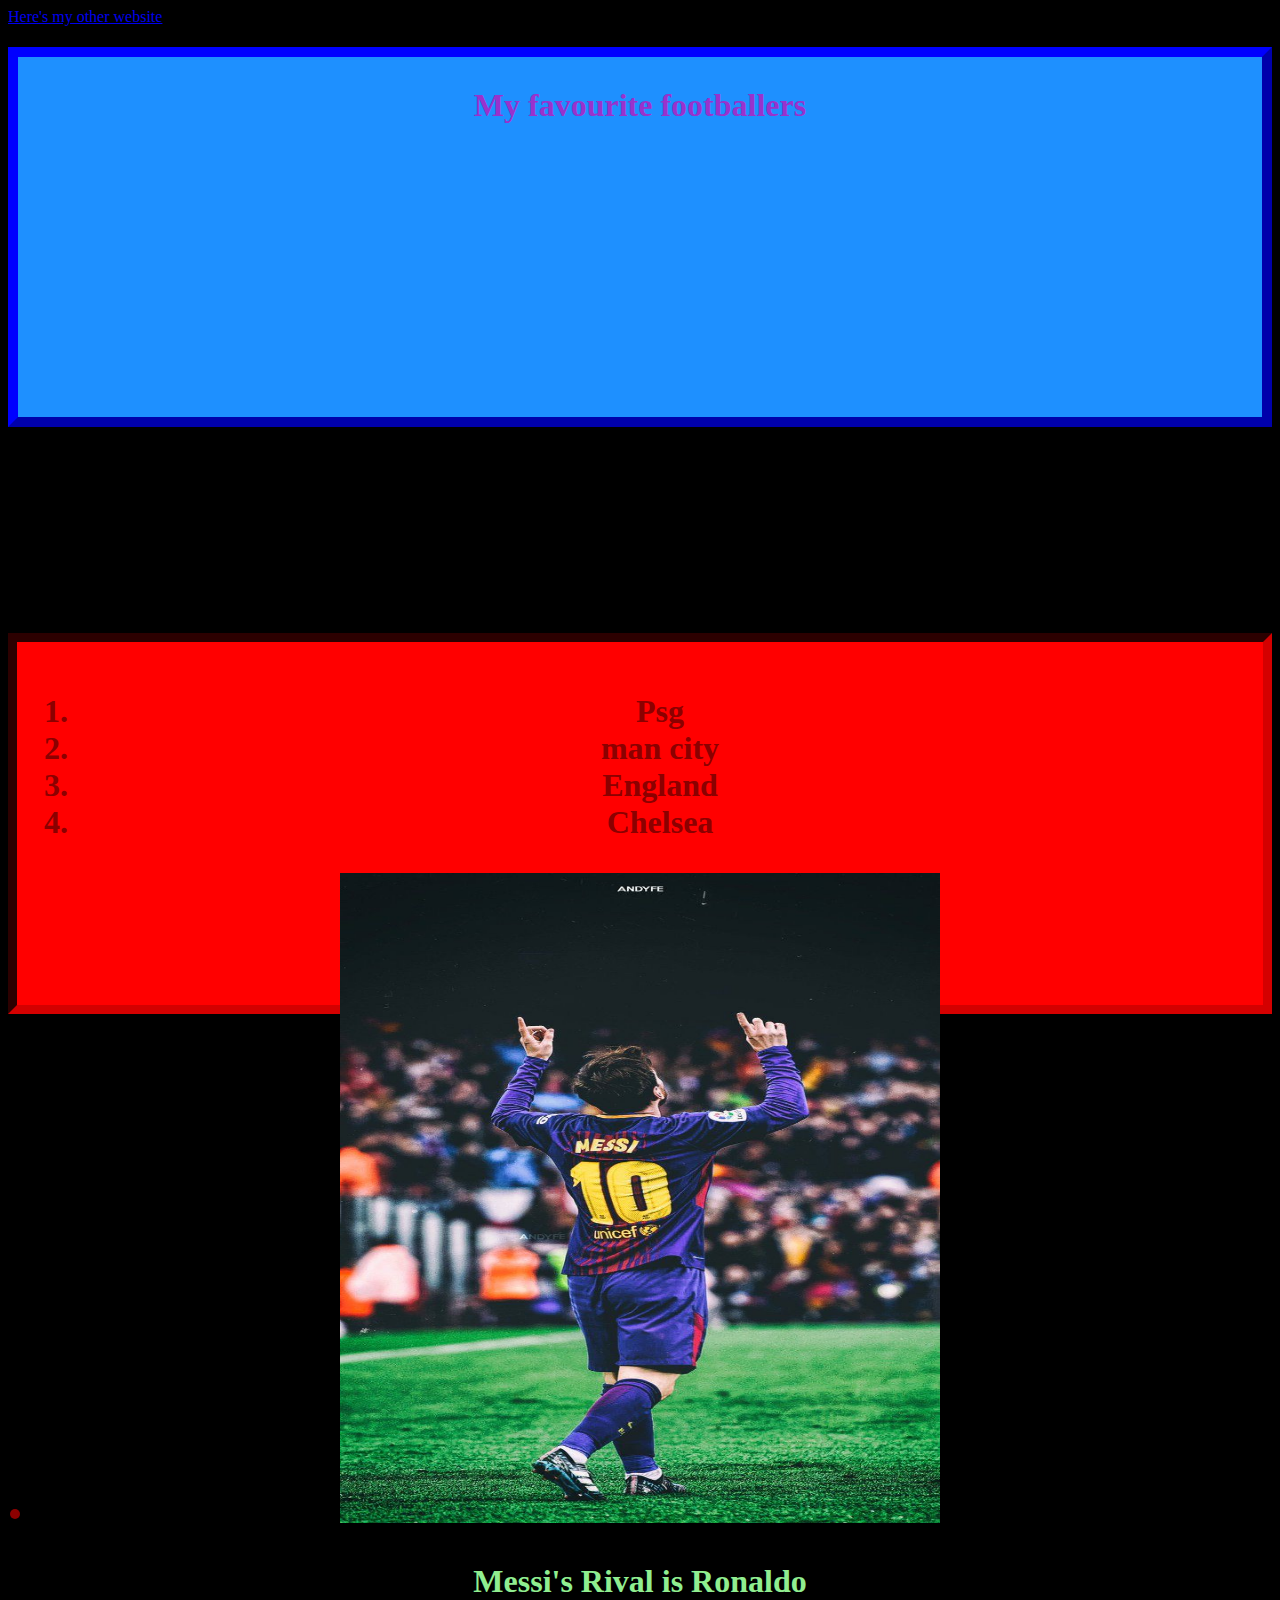
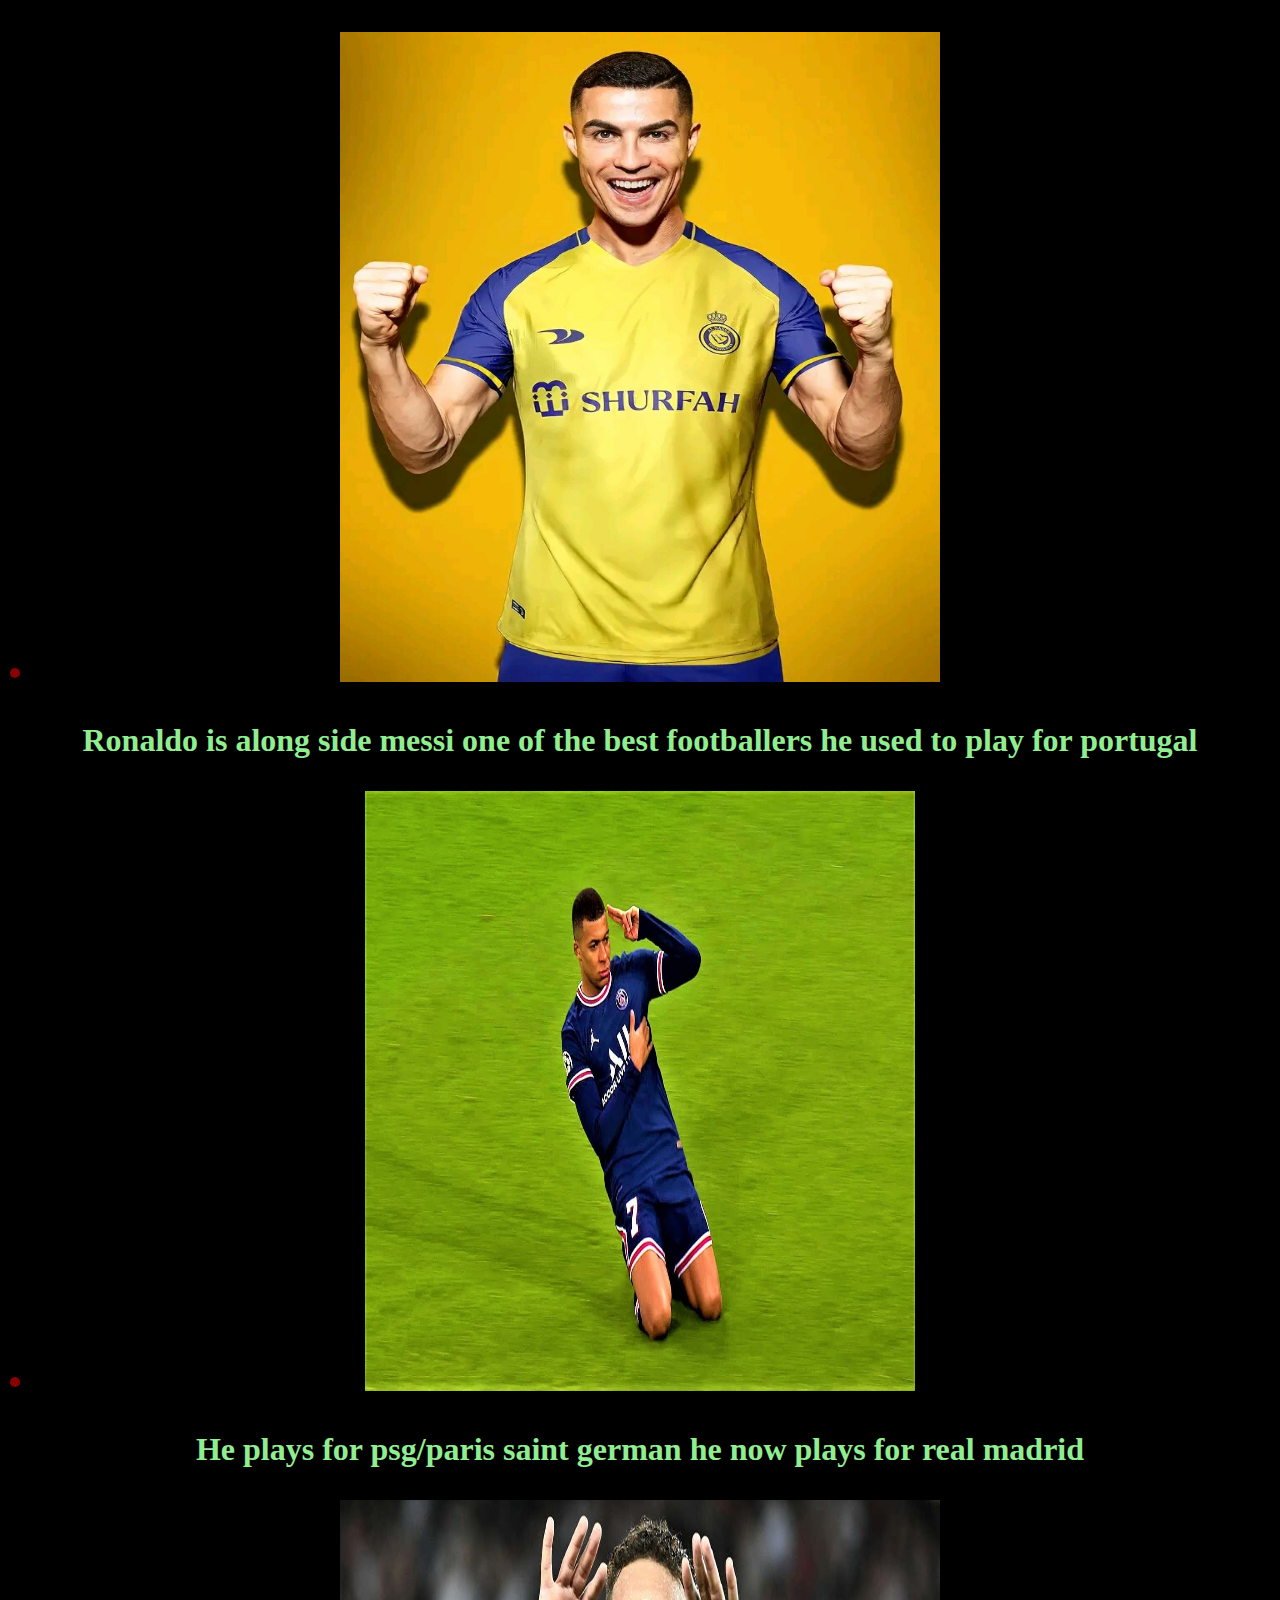
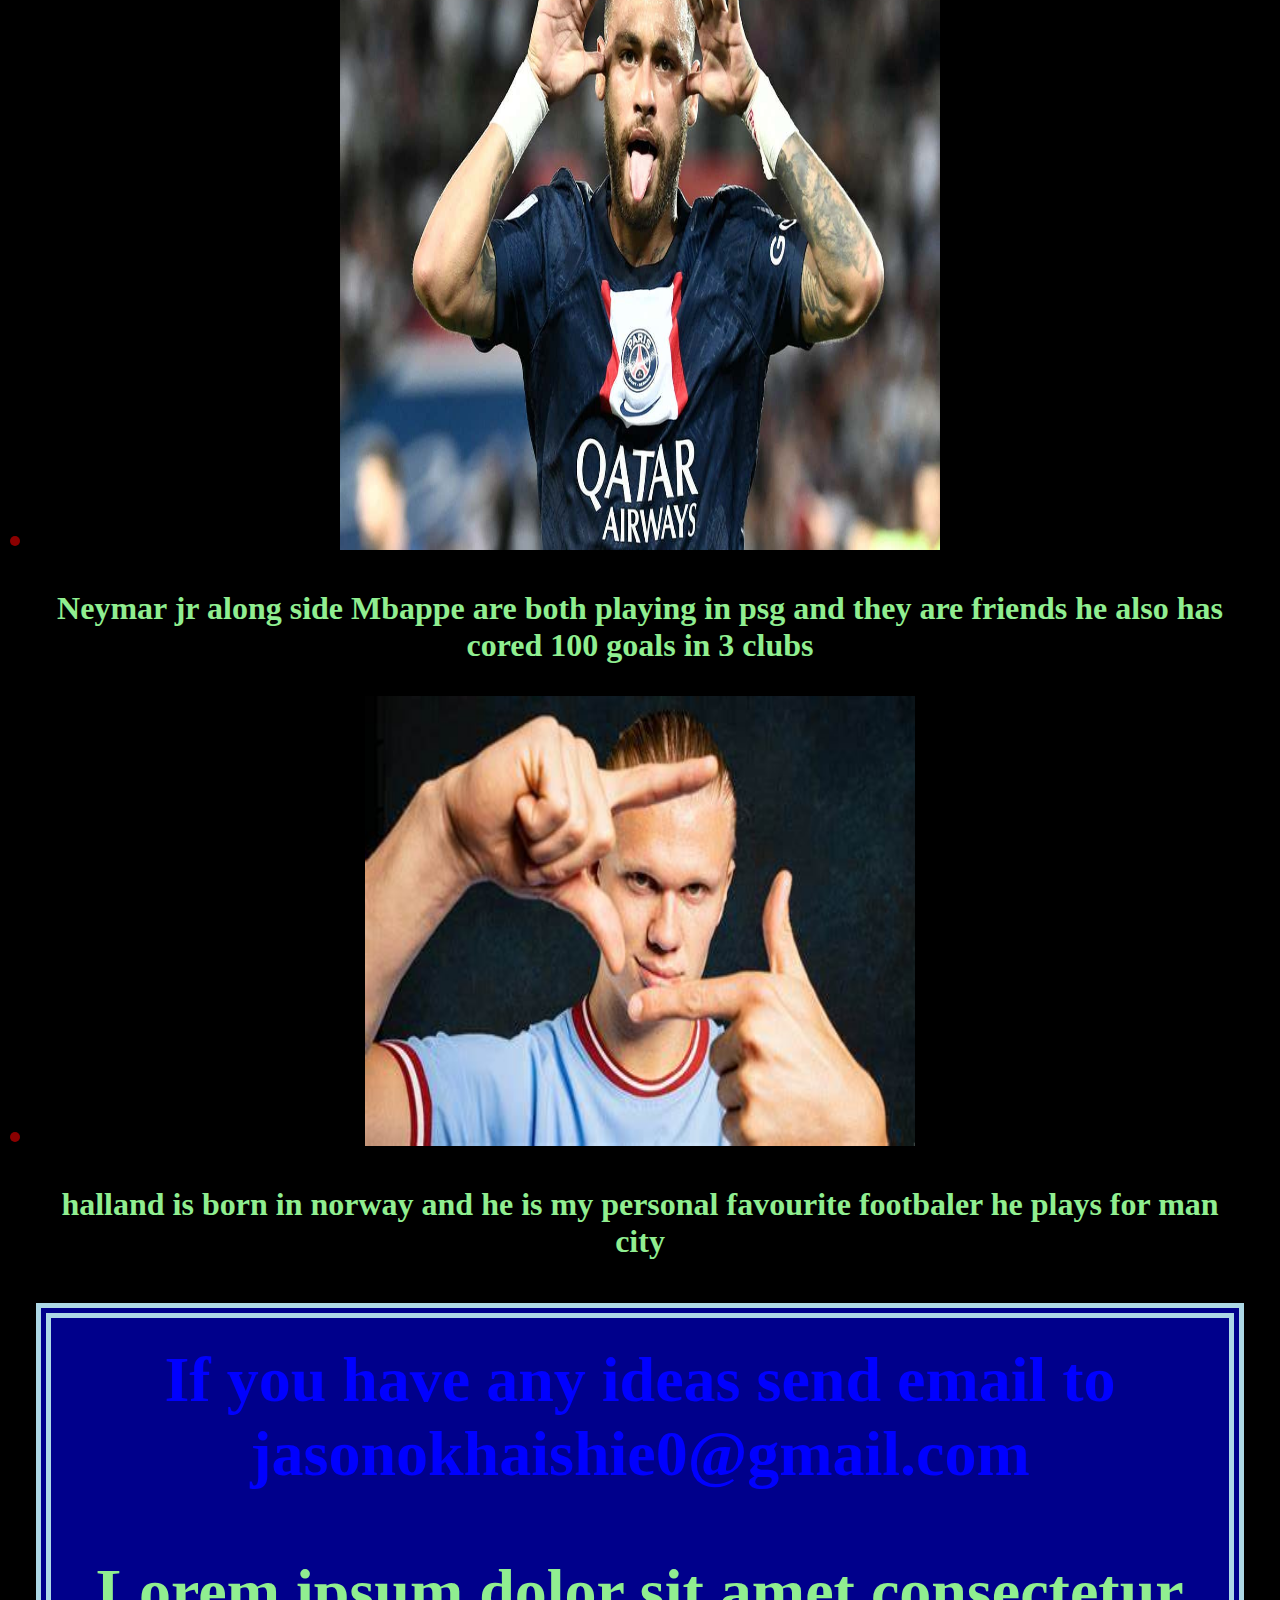
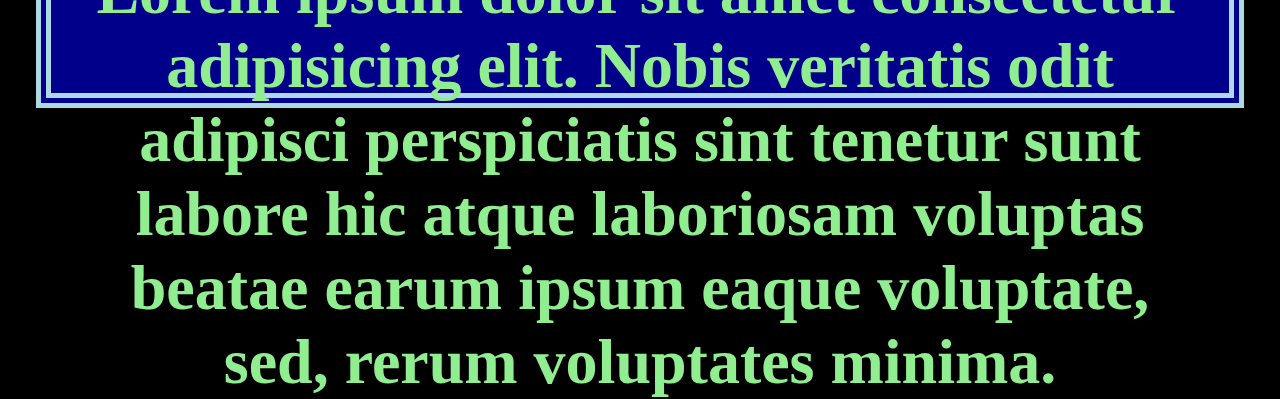
<file: index.html>
<!DOCTYPE html>
<html>
<head>      
    <meta charset="UTF-8" />
       <title>Football</title>
       <link rel="stylesheet" href="./style.css">
</head>
<body>
    <a href="about.html">Here's my other website</a>
     style=""
 <h1 style="color: darkorchid; background-color: dodgerblue; border: 10px outset blue; padding: 30px;text-align: center;height: 300px; "
    >My favourite footballers</h1>
    <h2>my favourite team is psg</h2>
    <h3>Why is because Neymar jr and Mbappe play for psg</h3>
    <h2>Another great player is halland who has won a balland,or</h2>
    <h2>I have a list of my favourite football teams</h2>
    <h1 style="color: darkred; background-color: red;border: 9px inset maroon; padding: 19px;text-align: center ; height: 325px;">
    <ol id="box1">
    <li>Psg</li>
    <li>man city</li>
    <li>England</li>
   <li>Chelsea</li>
</ol>
    <li>    <img src="messi.jpg" alt="One of the greatest of all time" width="600" height="650"><p>Messi's Rival is Ronaldo</p></li>
   <li>    <img src="ronaldo.jpg" alt="One of the greatest of all time" width="600" height="650"><p>Ronaldo is along side messi one of the best footballers he used to play for portugal</p></li>
   <li><img src="mbappe.jpg" alt="He is also one of the best players and idols Ronaldo" width="550" height="600"><p>He plays for psg/paris saint german he now plays for real madrid</p></li>
   <li>    <img src="neymar.jpg" alt="One of the greatest players of all time" width="600" height="650"> <p>Neymar jr along side Mbappe are both playing in psg and they are friends he also has cored 100 goals in 3 clubs</p></li>
   <li>    <img src="halland.jpeg" alt="One of the greatest of all time" width="550" height="450"><p>halland is born in norway and he is my personal favourite footbaler he plays for man city</p>
    </html>
<h1 style="color: blue; background-color: darkblue;border: 15px double lightblue; padding: 25px;text-align: center ; height: 325px;"
<p>If you have any ideas send email to jasonokhaishie0@gmail.com </p>
<lr>
<p>Lorem ipsum dolor sit amet consectetur adipisicing elit. Nobis veritatis odit adipisci perspiciatis sint tenetur sunt labore hic atque laboriosam voluptas beatae earum ipsum eaque voluptate, sed, rerum voluptates minima.</p>
</file>
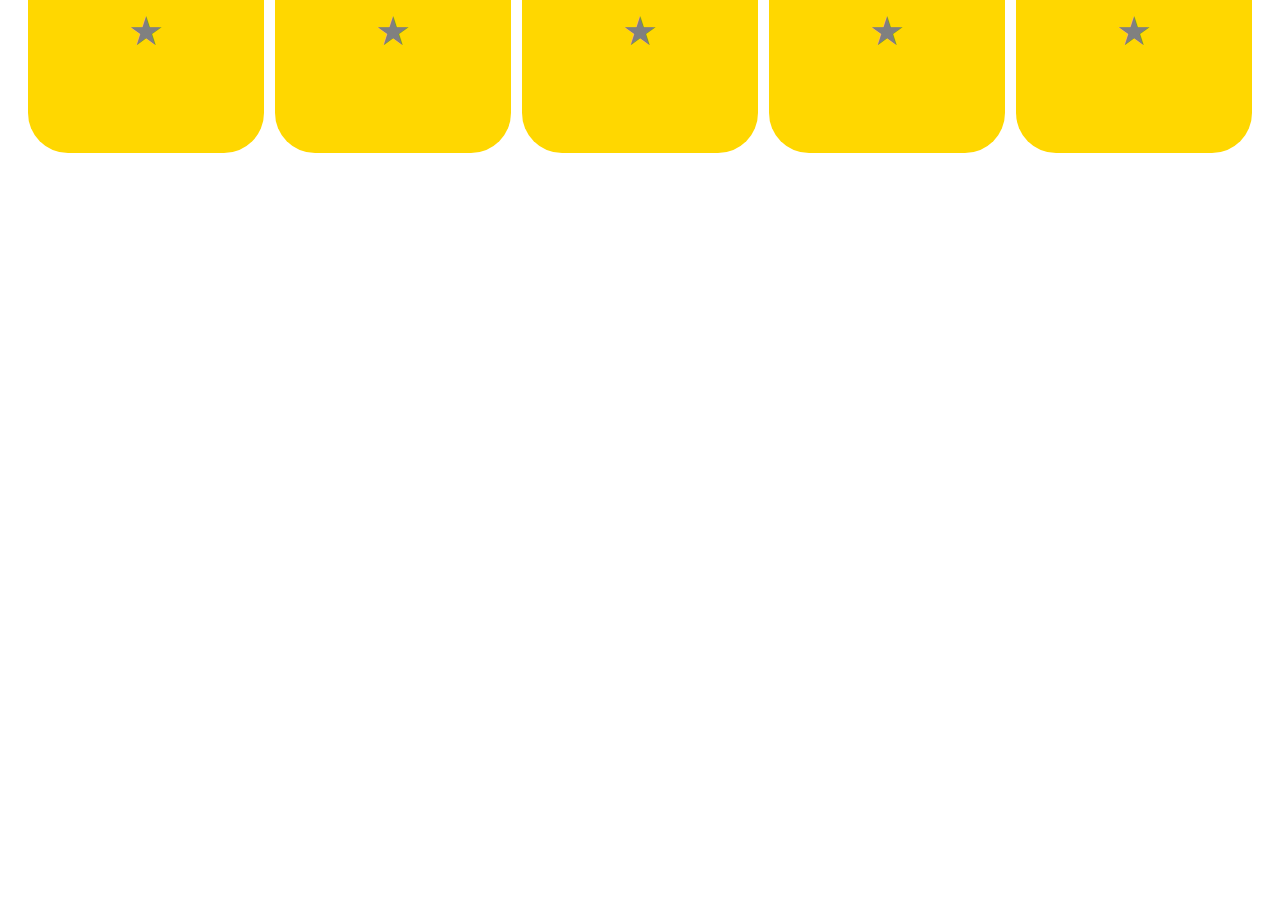
<file: d.html>
<!DOCTYPE html>
<html lang="en">
<head>
     <meta charset="UTF-8">
     <meta name="viewport" content="width=device-width, initial-scale=1.0">
    <title>5 Star Rating</title>
    <link rel="stylesheet" href="d.css">
</head>
<body>
    <!-- Static 5 star Rating -->
    <div class="star-rating">
        <span class="star">&#9733;</span> <!-- Filled star -->
        <span class="star">&#9733;</span> <!-- Filled star -->
        <span class="star">&#9733;</span> <!-- Filled star -->
        <span class="star">&#9733;</span> <!-- Filled star -->
        <span class="star">&#9733;</span> <!-- Filled star -->
    </div>
    <!-- <script src="d.js" ></script>  -->

</body>
</html>
</file>
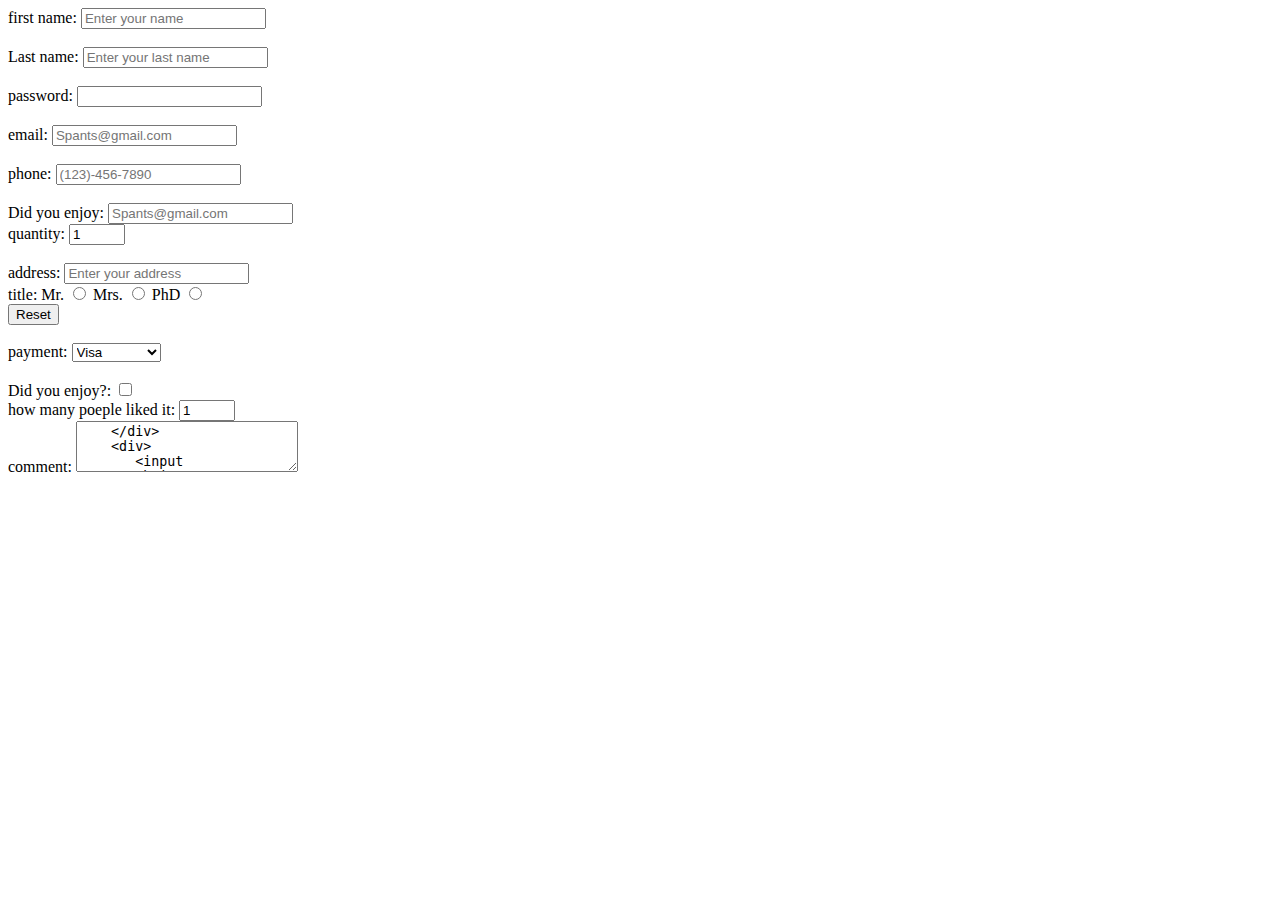
<file: e.html>
<!DOCTYPE html>

<head>
    
    <title>MY form</title>
</head>
<body>
  
   <form action="action_page.php" method="POST">

    <div>
        <label for="fname">first name:</label>
        <input type="text" id="fname" name="fname" placeholder="Enter your name" required >
    </div>
  
   <br>    
    <div>
        <label for="lname">Last name:</label>
        <input type="text" id="lname" name="lname" placeholder="Enter your last name" required >
    </div> 

    <br>
    <label for="pass">password:</label>
    <input type="password" id="pass" name="pass" maxlength="12" required> 
    <div>
 <br>
  </div>
    
  <div>
    <label for="email">email:</label>
    <input type="email" id="email" name="email" placeholder="Spants@gmail.com">
</div>
  <br>
<div>
    <label for="phone">phone:</label>
    <input type="tel" id="phone" name="phone" placeholder="(123)-456-7890" >
</div>
<br>
<div>
    <label for="did you enjoy">Did you enjoy:</label>
    <input type="" id=" name="email" placeholder="Spants@gmail.com">
</div>
<div>
    <label for="quantity">quantity:</label>
    <input type="number" id="quantity" name="quantity" min="0" max="99" value="1" >
</div>
 <br>
 <div>
    <label for="address">address:</label>
    <input type="email" id="address" name="address" placeholder="Enter your address">
</div>
 
 
 
 
<label for="title">title:</label>

            <label for="Mr .">Mr.</label>
            <input type="radio" id="Mr" name="title"  value="Mr">
 
             <label for="Mrs .">Mrs.</label>
            <input type="radio" id="Mrs" name="title" value="Mrs">
               
            <label for="PhD">PhD</label>
            <input type="radio"  id="Phd" name="title" value="PhD">
                <div>
       <input type="reset" >
    </div>

    <br>

    <div>
        <label for="payment">payment:</label>
        <select id="payment" name="payment" >
            <option value="Visa" >Visa</option>
            <option value="Mastercard">Mastercard</option>
            <option value="Giftcard">Giftcard</option>
        </select>
        </div>
     <br>
     <div>
        <label for="Did you enjoy?">Did you enjoy?:</label>
        <input type="checkbox" id="Did you enjoy?" name="Did you enjoy?" >
    </div>

    <div>
        <label for=" how many poeple liked it ">how many poeple liked it:</label>
        <input type="number" id="how many poeple liked it" name="how many poeple liked it" min="0" max="99" value="1" >
    </div>
    <div>
        <label for=" comment">comment:</label>
        <textarea id="comment" rows="3" cols="25" name="how many poeple liked it">
    </div>
    <div>
       <input type="submit" >
    </div>

    </form>

</body>
</html>
</file>
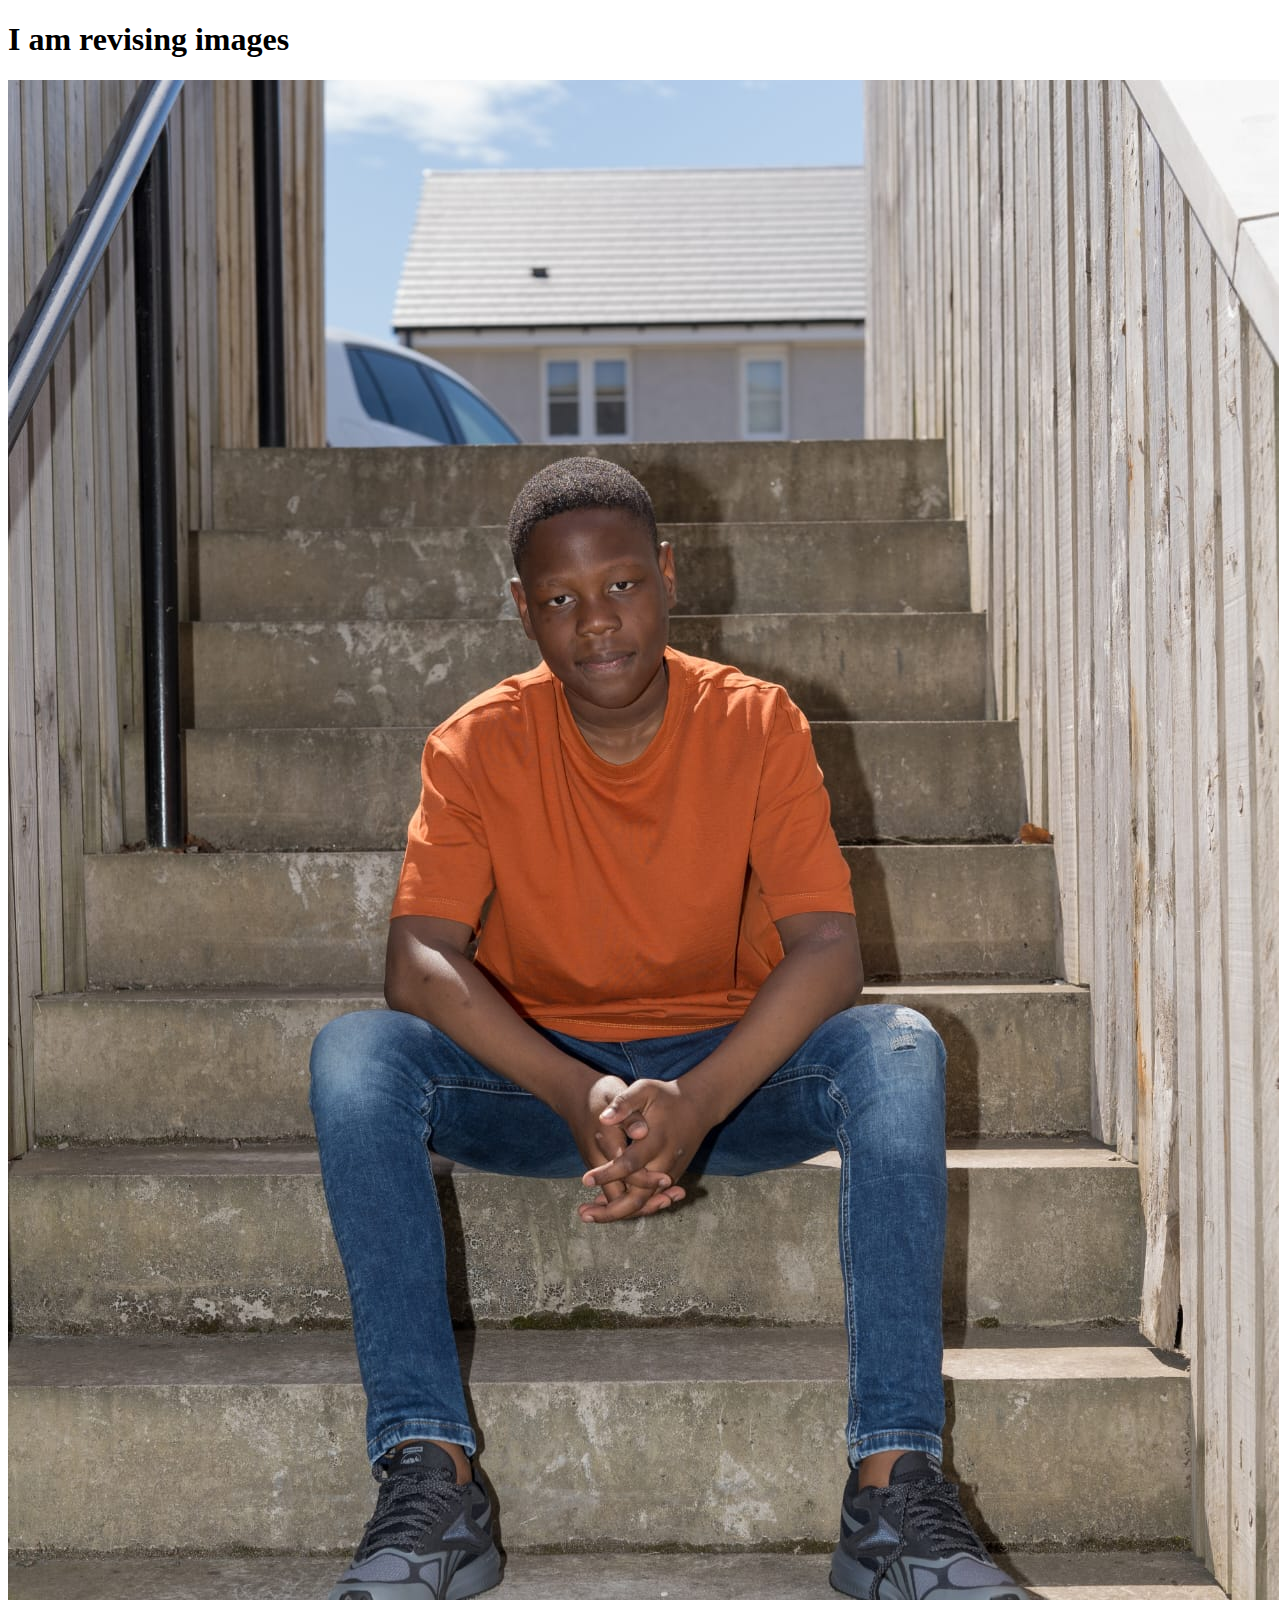
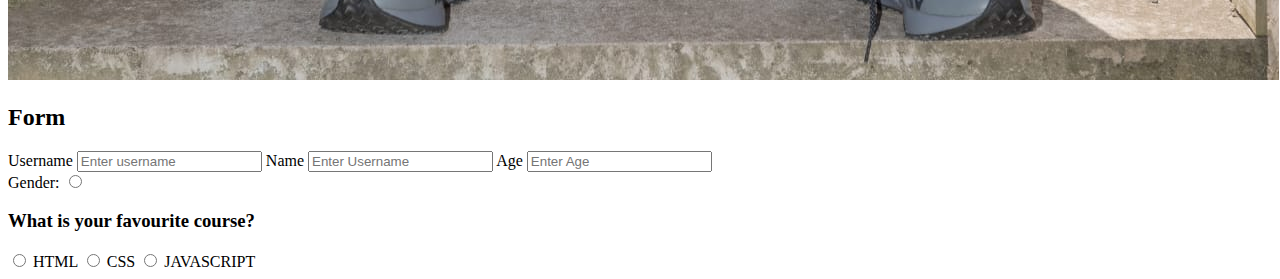
<file: image.html>
<!DOCTYPE html>
<html lang="en">
<head>
    <meta charset="UTF-8">
    <meta name="viewport" content="width=device-width, initial-scale=1.0">
    <title>Forms</title>
</head>
<body>
 <h1> I am revising images</h1>  
 <Img src="Jason.jpg" alt="My picture is here">
  <h2>Form</h2>
<form action="" method="get">
    <label for="Username">Username</label>
    <input type="text" placeholder="Enter username" id="Username">
        <label for="Name">Name</label>
        <input type="text" placeholder="Enter Username" id="Name">
        <label type="Age">Age</label>
        <input type="text" placeholder="Enter Age" id="Age">
</form>
 <!--gender-->
 <label for="gender">Gender:</label>
 <input type="radio" id="gender" value="gender" name="Favourite course">
<!--type: radio -->
<h3>What is your favourite course?</h3> 
<input type="radio" name="Favourite course" id="html" value="html">
<label for="html">HTML</label>
<input type="radio" name="Favourite course" id="css" value="css">
<label for="css">CSS</label>
<input type="radio" name="Favourite course" id="Javascript" value="Javascript">
<label for="Javascript">JAVASCRIPT</label>
</body>
</html>
</file>
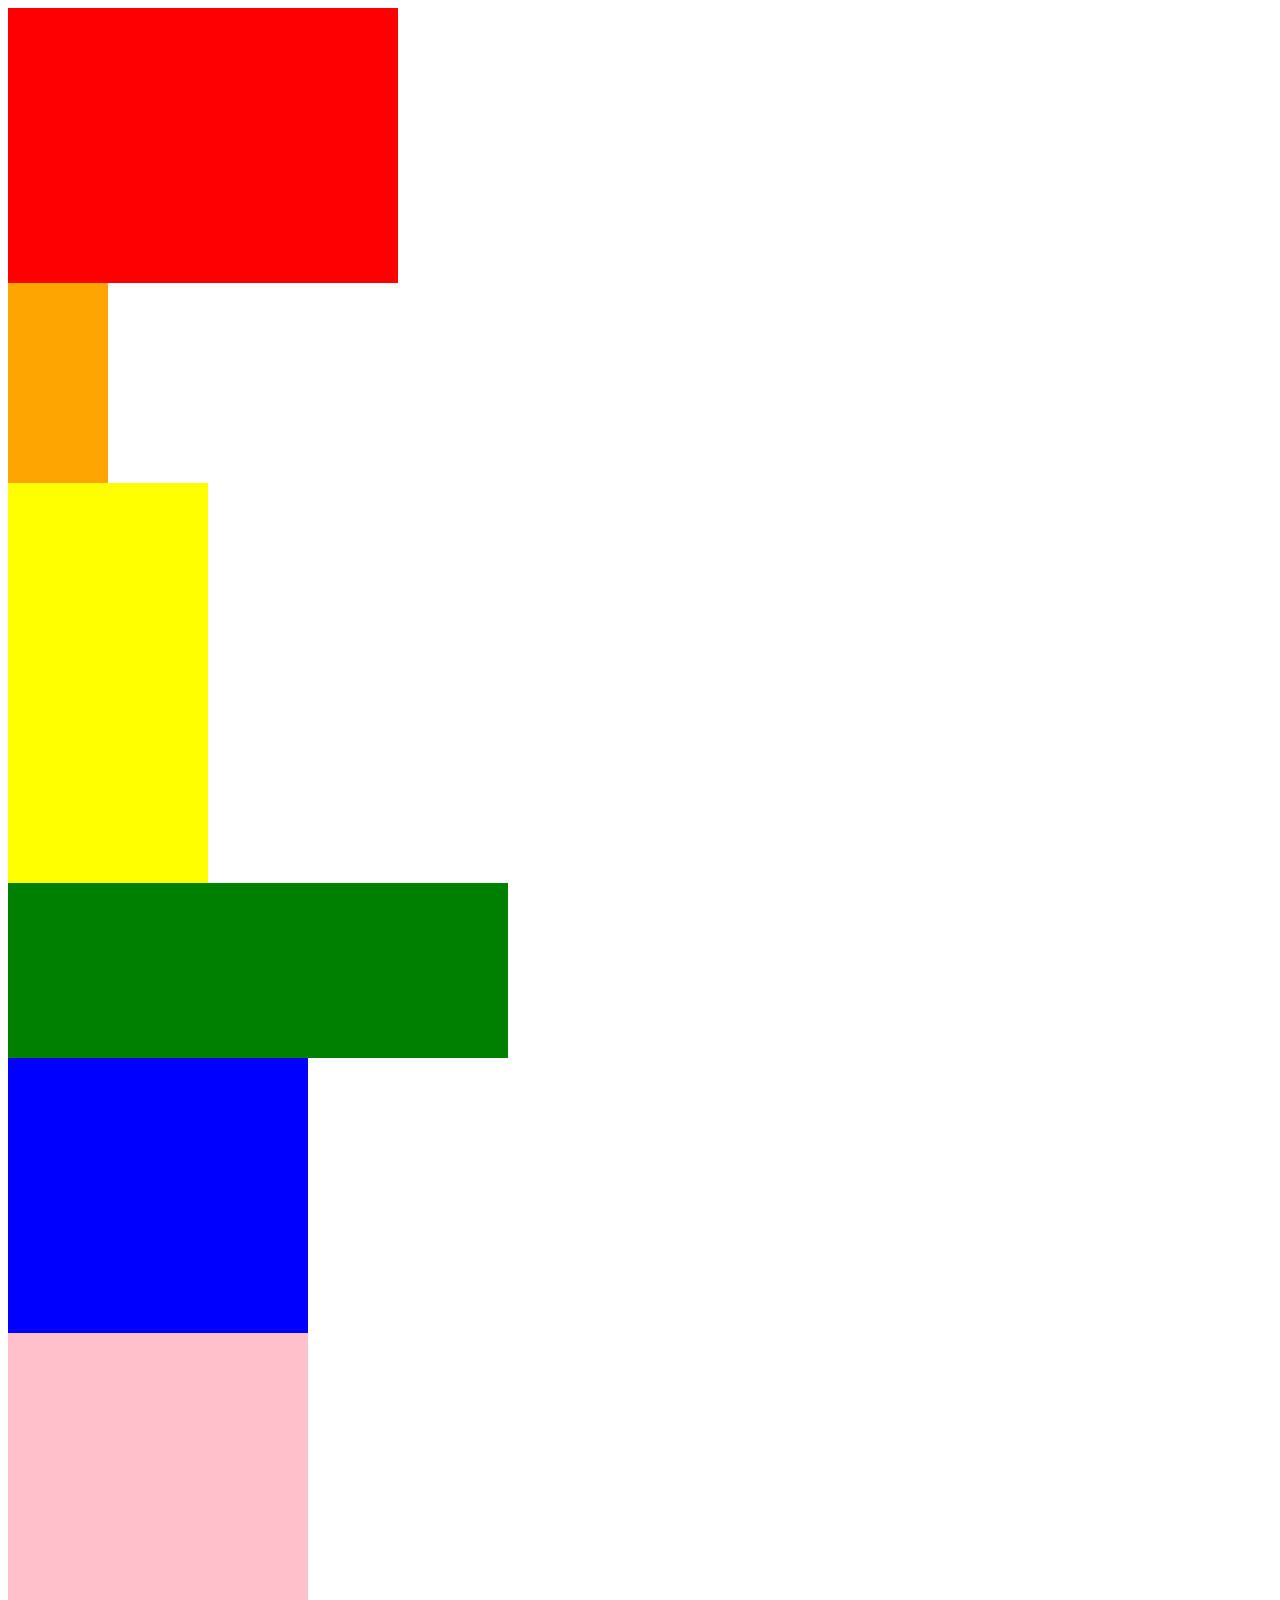
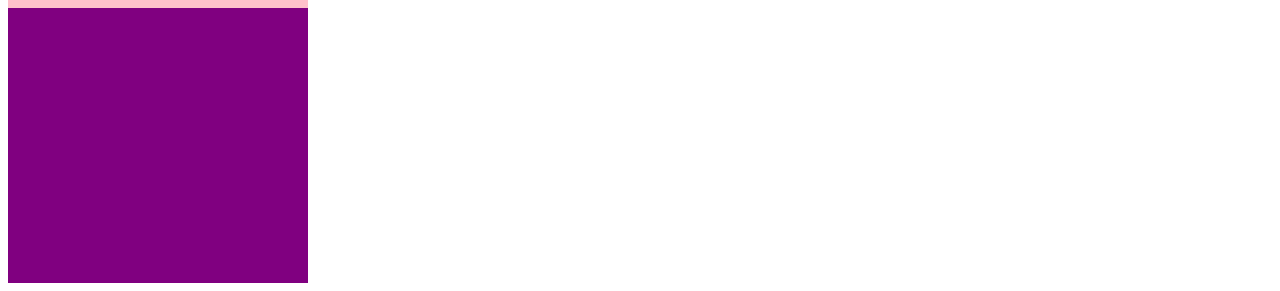
<file: lewis.html>
<!DOCTYPE html>
<html>
<head>
<title>double</title>
</head>
<body>
    <!-- box -->

<div class='red' style="background-color: red; width: 390px; height: 275px;"></div>
<div class='red' style="background-color: orange; width: 100px; height: 200px;"></div>
<div class='red' style="background-color: yellow; width: 200px; height: 400px;"></div>
<div class='red' style="background-color: green; width: 500px; height: 175px;"></div>
<div class='red' style="background-color: blue; width: 300px; height: 275px;"></div>
<div class='red' style="background-color: pink; width: 300px; height: 275px;"></div>
<div class='red' style="background-color: purple; width: 300px; height: 275px;"></div>

</html>
</file>
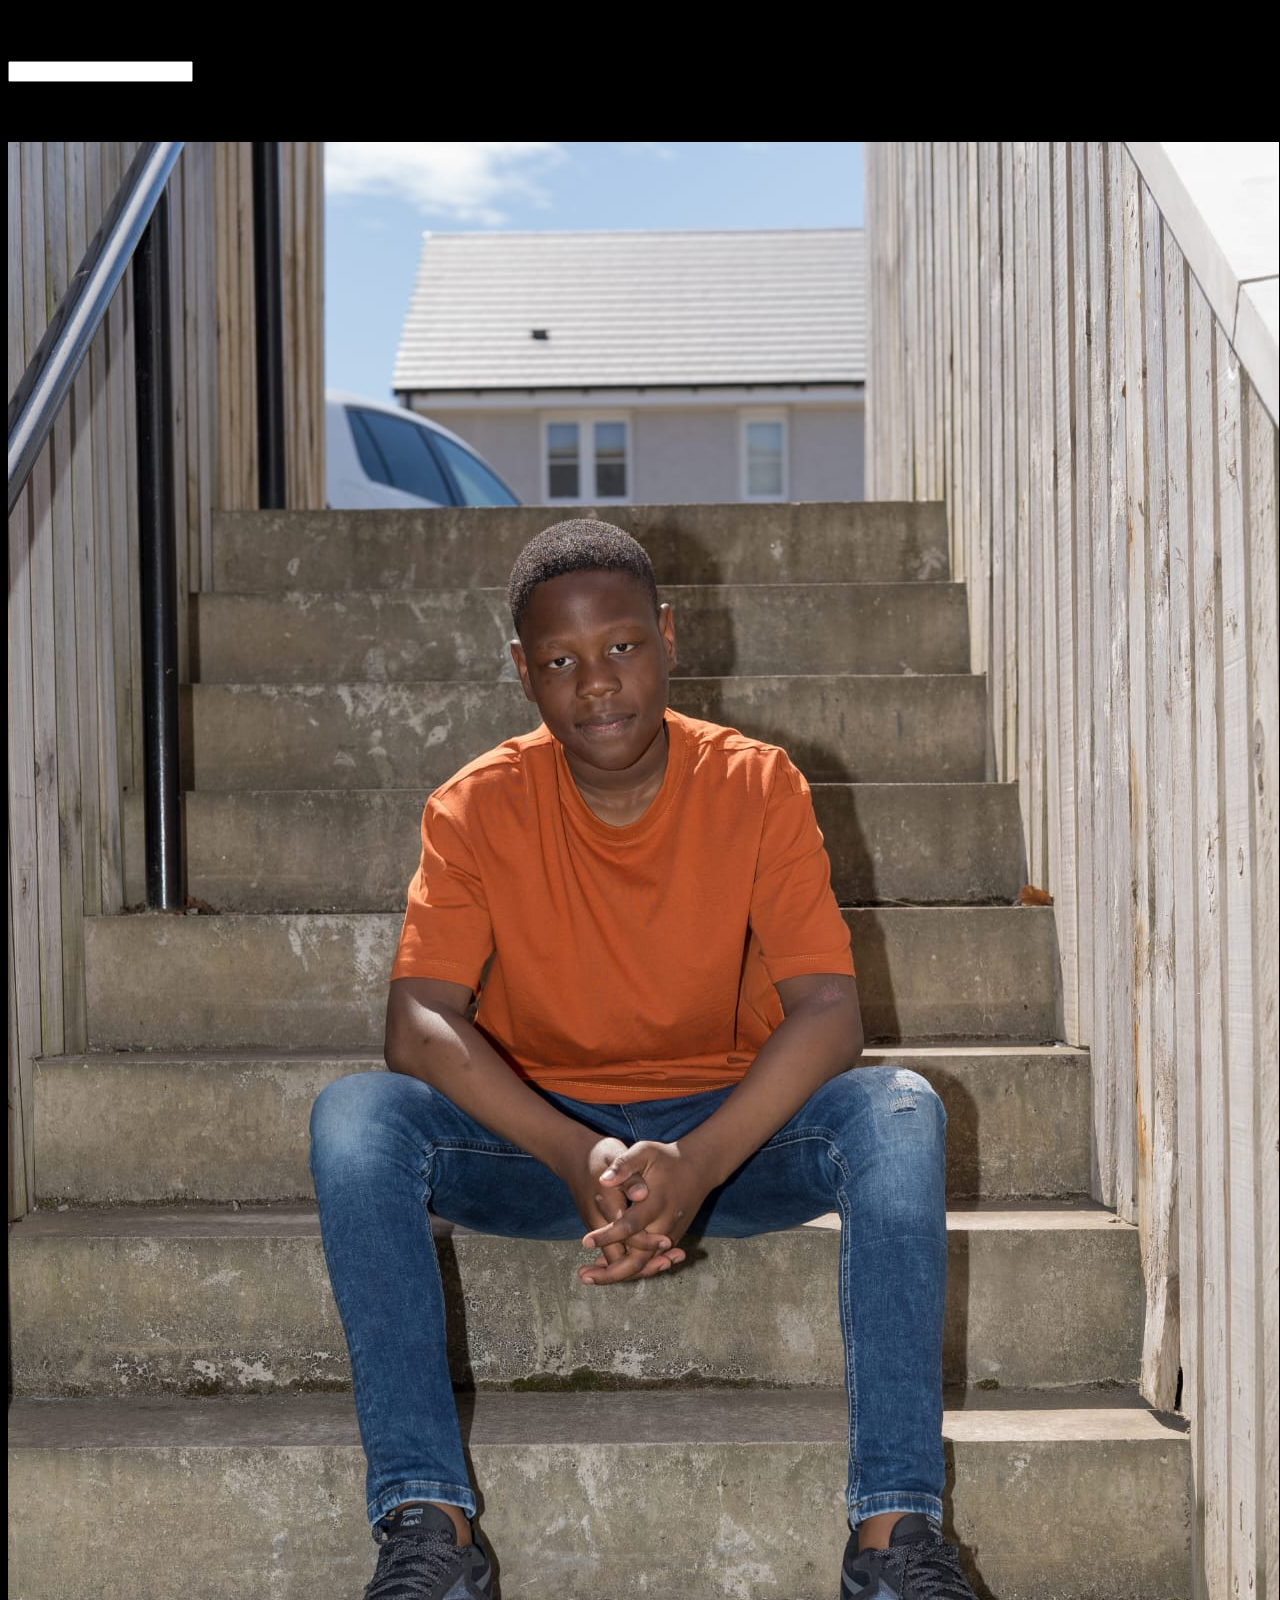
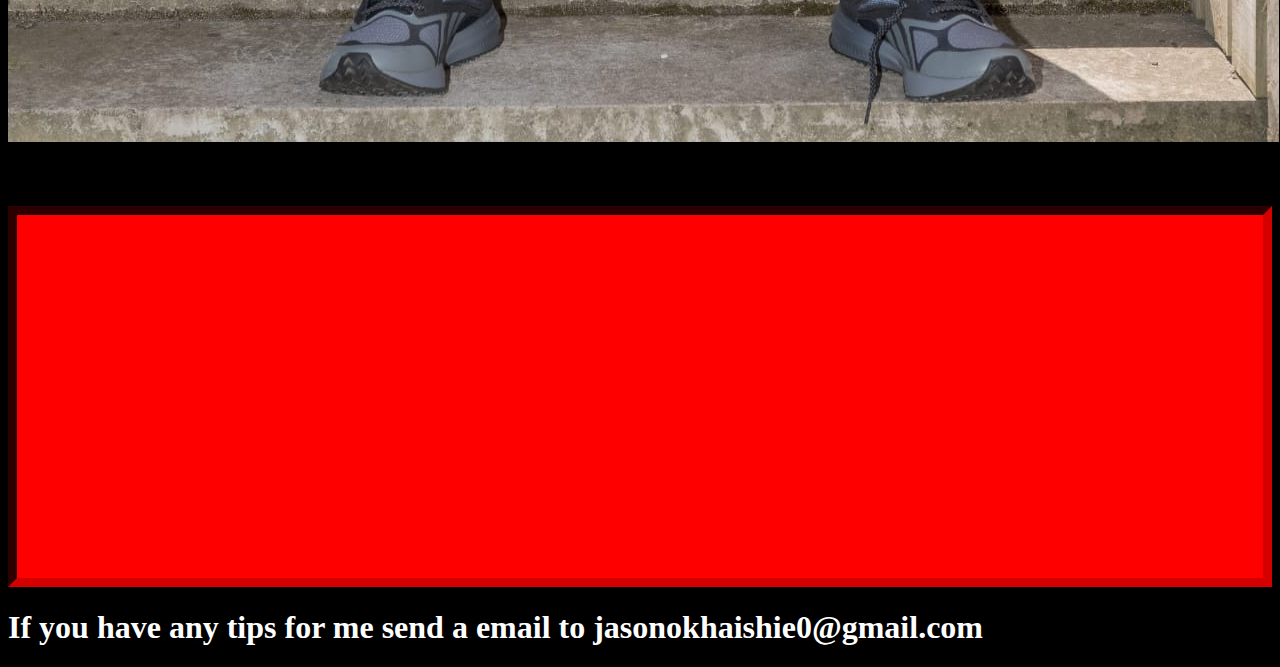
<file: lol.html>
<!DOCTYPE html>


<head>
    <meta charset="UTF-8">
    <meta name="viewport" content="width=device-width, initial-scale=1.0">
    <title>My form</title>
    <link rel="stylesheet" href="./style.css">
</head>
<body>
 <h4>here is a context page</h4>
    <input type="email">

       <!-- iframe =embed content from another source into an HTML document
        .   .  . ex. used for ads, used i many hacking techniques -->
    
       <h4>Here is a context page</h4>
       <img src="Jason.jpg" alt="picture of myself">
 <h5>Heres a context p age at the top</h5>
       <h1 style="color: darkred; background-color: red;border: 9px inset maroon; padding: 19px;text-align: center ; height: 325px;"></h1>
       <h1>If you have any tips for me send a email to jasonokhaishie0@gmail.com</h1>
       <link rel="stylesheet" href="./style.css">
    </body>
</html>
</file>
<file: style.css>
body{
  background-color: black;
}
 
h1{
   color: white;
}
p{
  color: lightgreen;
 font-family: "consolas" sans-serif;
}
</file>
<file: d.css>
body {
    font-family: Arial, sans-serif;
    text-align: center;
    color: purple;
  }
  
  .star-rating {
    display: inline-block;
    font-size: 40px;
    color: gray;
  }
  
  .star {
    cursor: progress 3s ease;
    background-color: gold;
    border-radius: 40px;
    padding: 100px;

  }
  
  .star:hover,
  .star.selected {
    color: red;
    color: blue;
    <style type="text/css">
div { color:gap: ; ;}
</style>
  }
  
  #rating {
    font-weight: bolder;
  }
</file>
